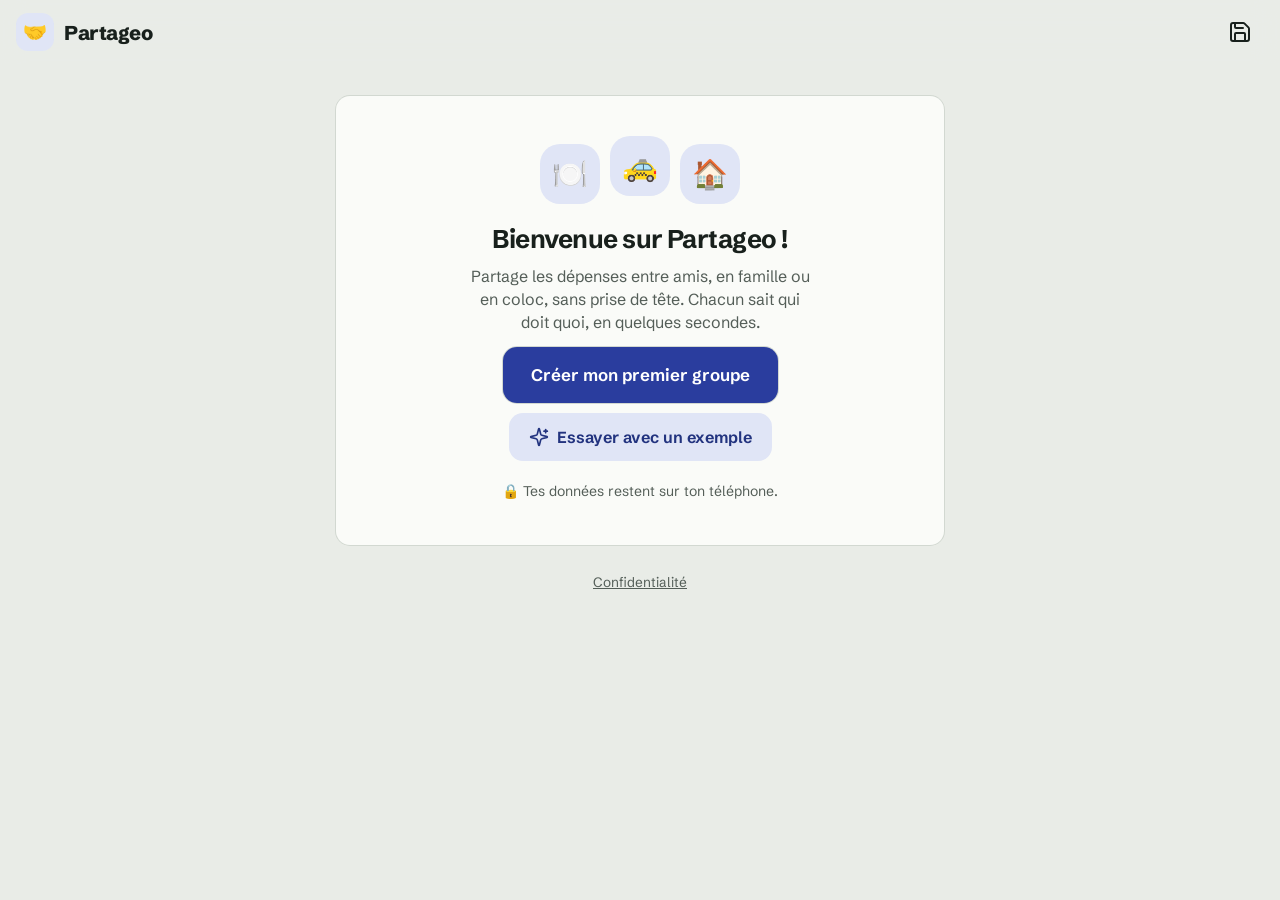
<file: index.html>
<!doctype html>
<html lang="fr">
<head>
  <meta charset="utf-8">
  <meta name="viewport" content="width=device-width, initial-scale=1, viewport-fit=cover">
  <title>Partageo</title>
  <meta name="description" content="Partage les dépenses entre amis, en famille ou en coloc. Simple, rapide, hors ligne.">
  <meta name="color-scheme" content="light dark">
  <meta name="theme-color" content="#E9ECE7" media="(prefers-color-scheme: light)">
  <meta name="theme-color" content="#121614" media="(prefers-color-scheme: dark)">
  <link rel="icon" href="icons/icon.svg" type="image/svg+xml">
  <link rel="icon" href="icons/icon-192.png" type="image/png" sizes="192x192">
  <!-- iPhone : icône et affichage plein écran une fois installée -->
  <link rel="apple-touch-icon" href="icons/apple-touch-icon.png">
  <meta name="apple-mobile-web-app-capable" content="yes">
  <meta name="apple-mobile-web-app-title" content="Partageo">
  <meta name="apple-mobile-web-app-status-bar-style" content="default">
  <!-- Le manifeste (installation) est ajouté par js/pwa.js, seulement en http(s) -->
  <link rel="preload" href="fonts/schibsted-grotesk.woff" as="font" type="font/woff" crossorigin>
  <link rel="stylesheet" href="style.css">
</head>
<body>
  <!-- L'écran courant est dessiné ici par app.js -->
  <div id="app"></div>

  <!-- Fenêtre modale unique (formulaires) -->
  <dialog id="dialog" class="sheet"></dialog>

  <!-- Messages temporaires (lus par les lecteurs d'écran) -->
  <div id="toast" class="toast" role="status" aria-live="polite"></div>

  <noscript><p style="padding:24px">Partageo a besoin de JavaScript pour fonctionner.</p></noscript>

  <!-- Ordre important : chaque fichier utilise ceux chargés avant lui -->
  <script src="js/core.js"></script>
  <script src="js/money.js"></script>
  <script src="js/store.js"></script>
  <script src="js/split.js"></script>
  <script src="js/settle.js"></script>
  <script src="js/share.js"></script>
  <script src="js/parser.js"></script>
  <script src="js/qr.js"></script>
  <script src="js/link.js"></script>
  <script src="js/icons.js"></script>
  <script src="js/ui.js"></script>
  <script src="js/expense-form.js"></script>
  <script src="js/backup.js"></script>
  <script src="js/demo.js"></script>
  <script src="js/group-share.js"></script>
  <script src="js/pwa.js"></script>
  <script src="js/app.js"></script>
</body>
</html>
</file>
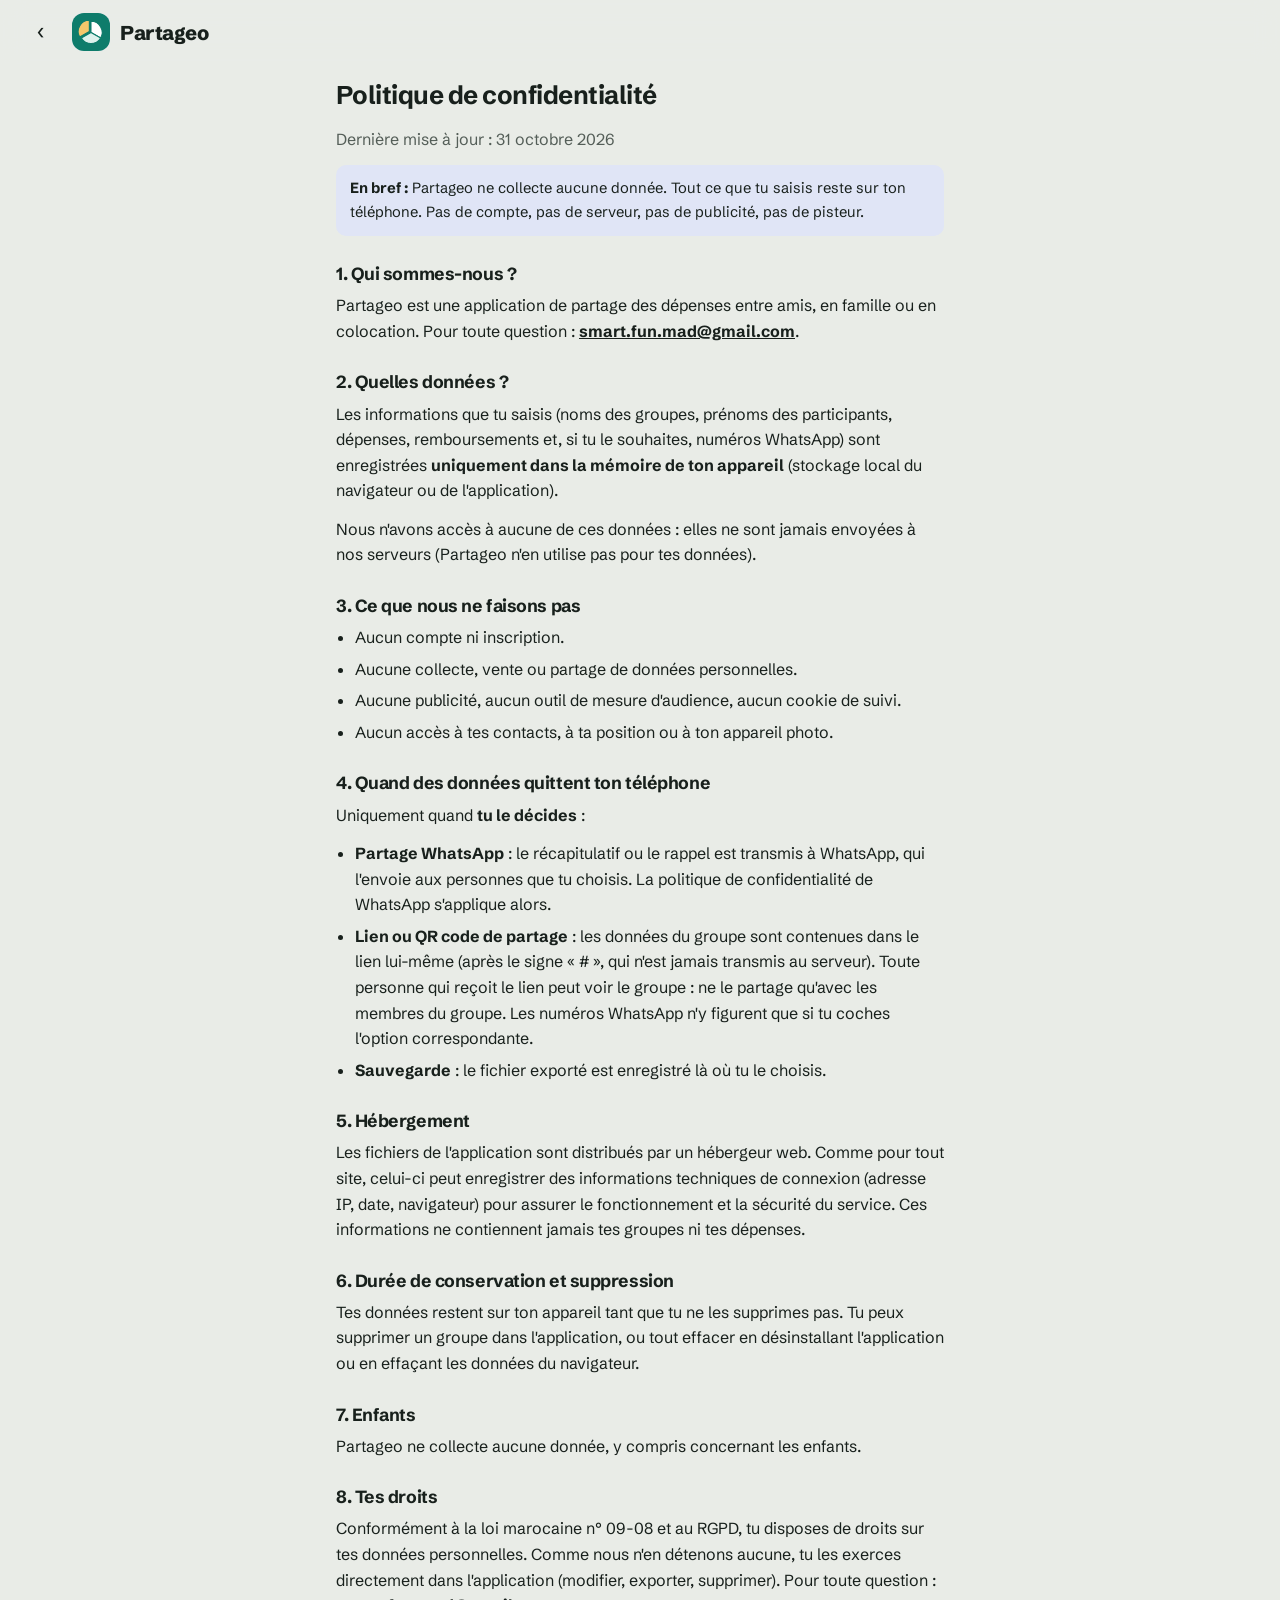
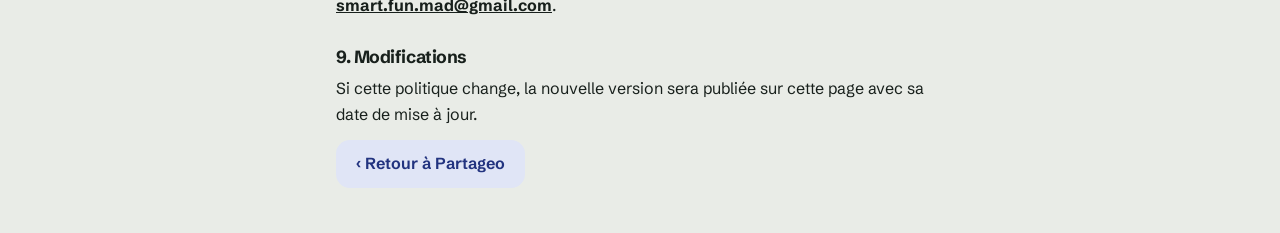
<file: confidentialite.html>
<!doctype html>
<html lang="fr">
<head>
  <meta charset="utf-8">
  <meta name="viewport" content="width=device-width, initial-scale=1, viewport-fit=cover">
  <title>Confidentialité · Partageo</title>
  <meta name="description" content="Politique de confidentialité de Partageo : vos données restent sur votre téléphone.">
  <meta name="color-scheme" content="light dark">
  <link rel="icon" href="icons/icon.svg" type="image/svg+xml">
  <link rel="stylesheet" href="style.css">
</head>
<body>
  <!-- Page exigée par Google Play et l’App Store. Mettre à jour la date à chaque modification. -->
  <header class="topbar">
    <a class="icon-btn" href="./" aria-label="Retour à Partageo">‹</a>
    <span class="brand"><img class="brand-logo" src="icons/icon.svg" alt="" width="38" height="38">Partageo</span>
  </header>

  <main class="page legal" id="main">
    <h1 class="page-title">Politique de confidentialité</h1>
    <p class="muted">Dernière mise à jour : 31 octobre 2026</p>

    <section class="note-box">
      <p><strong>En bref :</strong> Partageo ne collecte aucune donnée. Tout ce que tu saisis reste
      sur ton téléphone. Pas de compte, pas de serveur, pas de publicité, pas de pisteur.</p>
    </section>

    <h2>1. Qui sommes-nous ?</h2>
    <p>Partageo est une application de partage des dépenses entre amis, en famille ou en colocation.
    Pour toute question : <a href="mailto:smart.fun.mad@gmail.com"><strong>smart.fun.mad@gmail.com</strong></a>.</p>

    <h2>2. Quelles données ?</h2>
    <p>Les informations que tu saisis (noms des groupes, prénoms des participants, dépenses,
    remboursements et, si tu le souhaites, numéros WhatsApp) sont enregistrées
    <strong>uniquement dans la mémoire de ton appareil</strong> (stockage local du navigateur ou de l'application).</p>
    <p>Nous n'avons accès à aucune de ces données : elles ne sont jamais envoyées à nos serveurs
    (Partageo n'en utilise pas pour tes données).</p>

    <h2>3. Ce que nous ne faisons pas</h2>
    <ul>
      <li>Aucun compte ni inscription.</li>
      <li>Aucune collecte, vente ou partage de données personnelles.</li>
      <li>Aucune publicité, aucun outil de mesure d'audience, aucun cookie de suivi.</li>
      <li>Aucun accès à tes contacts, à ta position ou à ton appareil photo.</li>
    </ul>

    <h2>4. Quand des données quittent ton téléphone</h2>
    <p>Uniquement quand <strong>tu le décides</strong> :</p>
    <ul>
      <li><strong>Partage WhatsApp</strong> : le récapitulatif ou le rappel est transmis à WhatsApp,
      qui l'envoie aux personnes que tu choisis. La politique de confidentialité de WhatsApp s'applique alors.</li>
      <li><strong>Lien ou QR code de partage</strong> : les données du groupe sont contenues dans le lien
      lui-même (après le signe « # », qui n'est jamais transmis au serveur). Toute personne qui reçoit
      le lien peut voir le groupe : ne le partage qu'avec les membres du groupe. Les numéros WhatsApp
      n'y figurent que si tu coches l'option correspondante.</li>
      <li><strong>Sauvegarde</strong> : le fichier exporté est enregistré là où tu le choisis.</li>
    </ul>

    <h2>5. Hébergement</h2>
    <p>Les fichiers de l'application sont distribués par un hébergeur web. Comme pour tout site,
    celui-ci peut enregistrer des informations techniques de connexion (adresse IP, date, navigateur)
    pour assurer le fonctionnement et la sécurité du service. Ces informations ne contiennent jamais
    tes groupes ni tes dépenses.</p>

    <h2>6. Durée de conservation et suppression</h2>
    <p>Tes données restent sur ton appareil tant que tu ne les supprimes pas. Tu peux supprimer un groupe
    dans l'application, ou tout effacer en désinstallant l'application ou en effaçant les données du navigateur.</p>

    <h2>7. Enfants</h2>
    <p>Partageo ne collecte aucune donnée, y compris concernant les enfants.</p>

    <h2>8. Tes droits</h2>
    <p>Conformément à la loi marocaine n° 09-08 et au RGPD, tu disposes de droits sur tes données
    personnelles. Comme nous n'en détenons aucune, tu les exerces directement dans l'application
    (modifier, exporter, supprimer). Pour toute question : <a href="mailto:smart.fun.mad@gmail.com"><strong>smart.fun.mad@gmail.com</strong></a>.</p>

    <h2>9. Modifications</h2>
    <p>Si cette politique change, la nouvelle version sera publiée sur cette page avec sa date de mise à jour.</p>

    <p><a class="btn btn-soft" href="./">‹ Retour à Partageo</a></p>
  </main>
</body>
</html>
</file>
<file: style.css>
/* =====================================================================
   style.css — Apparence de Partageo
   ---------------------------------------------------------------------
   Toutes les couleurs sont des « variables » (--bg, --text…) définies une
   fois ici. Le mode sombre se contente de les redéfinir : rien d'autre à
   changer dans le reste du fichier.
   ===================================================================== */

/* ------------------------------ Thème clair ------------------------------ */
:root {
  /* Carnet de comptes : papier gris-vert, encre bleue, rouge/vert réservés à « qui doit quoi » */
  --bg: #E9ECE7;
  --surface: #FAFBF8;
  --surface-2: #EEF1EC;
  --text: #18201C;
  --muted: #545E58;          /* contraste ≥ 4,5:1 sur --bg et --surface */
  --border: #D2D8D1;

  --accent: #2A3D9E;         /* encre bleue (texte blanc : 8:1) */
  --accent-text: #FFFFFF;
  --accent-soft: #E0E5F6;
  --accent-soft-text: #22337F;

  --pos: #1B6B44;  --pos-soft: #DCEFE3;   /* on lui doit */
  --neg: #AD3A1A;  --neg-soft: #F7E3DA;   /* il doit */
  --danger: #B42318;
  --wa: #157A45; --wa-text: #FFFFFF; --wa-soft: #DFF2E6; --wa-soft-text: #0F5E34;

  --focus: #2A3D9E;
  --shadow: 0 0 0 1px var(--border);
  --shadow-lg: 0 12px 40px rgba(16, 24, 20, .22);

  --radius: 14px;
  --radius-sm: 10px;
  --tap: 48px;
  --ease: cubic-bezier(.2, .8, .2, 1);
  --font: "Schibsted Grotesk", system-ui, -apple-system, "Segoe UI", Roboto, Arial, sans-serif;

  color-scheme: light;
}

/* ------------------------------ Thème sombre ------------------------------ */
@media (prefers-color-scheme: dark) {
  :root {
    --bg: #121614;
    --surface: #1A1F1C;
    --surface-2: #232925;
    --text: #E9EDEA;
    --muted: #A2ABA6;
    --border: #2E3631;

    --accent: #A9B8F5;
    --accent-text: #111A40;
    --accent-soft: #232C52;
    --accent-soft-text: #C5D0FA;

    --pos: #6CCB96;  --pos-soft: #18352A;
    --neg: #F09272;  --neg-soft: #3E241B;
    --danger: #FF8A80;
    --wa: #25D366; --wa-text: #062814; --wa-soft: #173A27; --wa-soft-text: #7EE2A8;

    --focus: #A9B8F5;
    --shadow: 0 0 0 1px var(--border);
    --shadow-lg: 0 12px 40px rgba(0, 0, 0, .5);

    color-scheme: dark;
  }
}

/* ------------------------------ Police ------------------------------ */
@font-face {
  font-family: "Schibsted Grotesk";
  src: url("fonts/schibsted-grotesk.woff") format("woff");
  font-weight: 400 900;
  font-display: swap;
}

/* ------------------------------ Base ------------------------------ */
*, *::before, *::after { box-sizing: border-box; }

html { -webkit-text-size-adjust: 100%; }

body {
  margin: 0;
  min-height: 100dvh;
  background: var(--bg);
  color: var(--text);
  font-family: var(--font);
  font-size: 16px;            /* 16 px minimum : évite le zoom auto sur iPhone */
  line-height: 1.45;
  -webkit-tap-highlight-color: transparent;
}

h1, h2, h3 { line-height: 1.2; margin: 0 0 .4em; }
p { margin: 0 0 .8em; }
a { color: inherit; }
button, input, select, textarea { font: inherit; color: inherit; }
ul[role="list"] { list-style: none; margin: 0; padding: 0; }

/* Focus clavier bien visible (mais pas au clic de souris) */
:focus-visible {
  outline: 3px solid var(--focus);
  outline-offset: 2px;
  border-radius: 8px;
}

.sr-only {
  position: absolute; width: 1px; height: 1px; overflow: hidden;
  clip: rect(0 0 0 0); white-space: nowrap;
}
.muted { color: var(--muted); }
.small { font-size: .875rem; }
.truncate { overflow: hidden; text-overflow: ellipsis; white-space: nowrap; min-width: 0; }

/* ------------------------------ Mise en page ------------------------------ */
.topbar {
  position: sticky; top: 0; z-index: 10;
  display: flex; align-items: center; gap: 8px;
  min-height: 60px;
  padding: 8px 16px;
  padding-top: max(8px, env(safe-area-inset-top));
  background: color-mix(in srgb, var(--bg) 88%, transparent);
  backdrop-filter: blur(12px);
  -webkit-backdrop-filter: blur(12px);
}
.brand { display: flex; align-items: center; gap: 10px; font-weight: 800; font-size: 1.25rem; letter-spacing: -.01em; }
.brand-logo {
  display: grid; place-items: center;
  width: 38px; height: 38px; border-radius: 12px;
  background: var(--accent-soft); font-size: 1.2rem;
}

.topbar-group { border-bottom: 3px solid color-mix(in srgb, var(--g) 55%, transparent); }
.topbar-title {
  flex: 1; min-width: 0;
  display: flex; align-items: center; gap: 10px;
  margin: 0; font-size: 1.15rem;
}
.topbar-emoji {
  flex: none; display: grid; place-items: center;
  width: 36px; height: 36px; border-radius: 12px;
  background: color-mix(in srgb, var(--g) 22%, transparent);
}

.page {
  max-width: 640px;
  margin: 0 auto;
  padding: 8px 16px 32px;
}
.page.with-tabbar { padding-bottom: calc(120px + env(safe-area-inset-bottom)); }
.page-title { font-size: 1.6rem; margin: 8px 0 16px; letter-spacing: -.02em; }

/* ------------------------------ Boutons ------------------------------ */
.btn {
  display: inline-flex; align-items: center; justify-content: center; gap: 8px;
  min-height: var(--tap);
  padding: 0 20px;
  border: 0; border-radius: 14px;
  font-weight: 650;
  text-decoration: none;
  cursor: pointer;
  transition: transform .12s var(--ease), background-color .2s, box-shadow .2s;
}
.btn:active { transform: scale(.97); }
.btn-primary { background: var(--accent); color: var(--accent-text); box-shadow: var(--shadow); }
.btn-soft { background: var(--accent-soft); color: var(--accent-soft-text); }
.btn-danger-ghost { background: transparent; color: var(--danger); }
.btn-danger-ghost:hover { background: var(--neg-soft); }
.btn-block { width: 100%; }
.btn-grow { flex: 1; }
.btn-lg { min-height: 56px; padding: 0 28px; font-size: 1.05rem; }

.icon-btn {
  flex: none;
  display: inline-grid; place-items: center;
  width: var(--tap); height: var(--tap);
  border: 0; border-radius: 14px;
  background: transparent;
  font-size: 1.5rem; line-height: 1;
  text-decoration: none;
  cursor: pointer;
  transition: background-color .15s;
}
.icon-btn:hover { background: var(--surface-2); }
.icon-btn-sm { width: 40px; height: 40px; font-size: 1rem; color: var(--muted); }

/* ------------------------------ Cartes de groupe ------------------------------ */
.group-list[role="list"] { display: grid; gap: 12px; margin-bottom: 16px; }

.group-card {
  display: flex; align-items: center; gap: 14px;
  padding: 14px 16px;
  min-height: 76px;
  background: var(--surface);
  border-radius: var(--radius);
  box-shadow: var(--shadow);
  text-decoration: none;
  border-left: 5px solid var(--g);
  transition: transform .15s var(--ease), box-shadow .2s;
  animation: rise .3s var(--ease) backwards;
}
.group-card:hover { transform: translateY(-2px); }
.group-card:active { transform: scale(.98); }
.group-emoji {
  flex: none; display: grid; place-items: center;
  width: 48px; height: 48px; border-radius: 14px;
  font-size: 1.6rem;
  background: color-mix(in srgb, var(--g) 20%, transparent);
}
.group-info { flex: 1; min-width: 0; display: grid; gap: 2px; }
.group-name { font-weight: 700; font-size: 1.05rem; overflow: hidden; text-overflow: ellipsis; white-space: nowrap; }
.group-meta { color: var(--muted); font-size: .9rem; }
.chev { color: var(--muted); font-size: 1.6rem; }

/* ------------------------------ Participants ------------------------------ */
.members-strip {
  display: flex; gap: 8px;
  overflow-x: auto; scrollbar-width: none;
  padding: 4px 0 4px;
  margin: 0 -16px 12px; padding-left: 16px; padding-right: 16px;
}
.members-strip::-webkit-scrollbar { display: none; }
.chip {
  flex: none; display: inline-flex; align-items: center; gap: 6px;
  min-height: 34px; padding: 0 12px;
  background: var(--surface); border: 1px solid var(--border);
  border-radius: 999px; font-size: .9rem; font-weight: 600;
}
.chip-me { border-color: var(--accent); }
.chip-tag { font-size: .75rem; color: var(--accent-soft-text); background: var(--accent-soft); padding: 1px 6px; border-radius: 999px; }
.chip-badge { font-size: .75rem; color: var(--muted); }

/* ------------------------------ États vides ------------------------------ */
.empty {
  text-align: center;
  padding: 40px 20px;
  margin-top: 8px;
  background: var(--surface);
  border-radius: var(--radius);
  animation: rise .35s var(--ease) backwards;
}
.empty p { color: var(--muted); max-width: 34ch; margin-left: auto; margin-right: auto; }
.empty-icon { font-size: 2.6rem; margin-bottom: 8px; }
.empty-hero { padding: 48px 24px 32px; margin-top: 24px; box-shadow: var(--shadow); }
.empty-hero h1 { font-size: 1.6rem; letter-spacing: -.02em; }
.empty-hero .btn { margin: 12px 0 20px; }
.empty-illus { display: flex; justify-content: center; gap: 10px; margin-bottom: 20px; }
.empty-illus span {
  display: grid; place-items: center;
  width: 60px; height: 60px; border-radius: 20px;
  font-size: 1.8rem; background: var(--accent-soft);
  animation: float 3s ease-in-out infinite;
}
.empty-illus span:nth-child(2) { animation-delay: .4s; transform: translateY(-8px); }
.empty-illus span:nth-child(3) { animation-delay: .8s; }

/* ------------------------------ Barre d'onglets ------------------------------ */
.tabbar {
  position: fixed; left: 0; right: 0; bottom: 0; z-index: 20;
  display: flex; justify-content: center;
  padding: 6px 8px;
  padding-bottom: max(6px, env(safe-area-inset-bottom));
  background: var(--surface);
  border-top: 1px solid var(--border);
}
.tab {
  flex: 1; max-width: 200px;
  display: flex; flex-direction: column; align-items: center; justify-content: center; gap: 2px;
  min-height: 56px;
  border-radius: 14px;
  color: var(--muted);
  text-decoration: none;
  font-size: .8rem; font-weight: 600;
  transition: background-color .2s, color .2s;
}
.tab-icon { font-size: 1.3rem; transition: transform .2s var(--ease); }
.tab.active { color: var(--accent-soft-text); background: var(--accent-soft); }
.tab.active .tab-icon { transform: translateY(-1px) scale(1.08); }

/* ------------------------------ Formulaires ------------------------------ */
.form { display: grid; gap: 20px; }
.field { display: grid; gap: 8px; margin: 0; padding: 0; border: 0; min-width: 0; }
.field > label, .field > legend { font-weight: 700; font-size: .95rem; padding: 0; margin-bottom: 8px; }
.hint { color: var(--muted); font-size: .875rem; margin: -4px 0 4px; }

.input {
  width: 100%;
  min-height: var(--tap);
  padding: 10px 14px;
  background: var(--surface-2);
  border: 2px solid transparent;
  border-radius: var(--radius-sm);
  transition: border-color .15s, background-color .15s;
}
.input::placeholder { color: var(--muted); opacity: .85; }
.input:focus { outline: none; border-color: var(--accent); background: var(--surface); }
.input-sm { min-height: 40px; padding: 6px 12px; font-size: .95rem; }

.form-error { color: var(--danger); font-weight: 600; margin: 0; min-height: 0; }
.form-error:empty { display: none; }

/* Choix d'emoji et de couleur : de vrais boutons radio, cachés visuellement */
.choice { position: relative; cursor: pointer; }
.choice input { position: absolute; opacity: 0; width: 1px; height: 1px; }
.choice-grid { display: grid; grid-template-columns: repeat(auto-fill, minmax(48px, 1fr)); gap: 8px; }
.choice-emoji span {
  display: grid; place-items: center;
  height: var(--tap); border-radius: 14px;
  font-size: 1.5rem;
  background: var(--surface-2);
  border: 2px solid transparent;
  transition: transform .12s var(--ease), border-color .15s;
}
.choice-emoji input:checked + span { border-color: var(--accent); background: var(--accent-soft); transform: scale(1.06); }
.choice-row { display: flex; flex-wrap: wrap; gap: 10px; }
.choice-color > span {
  display: block; width: 40px; height: 40px; border-radius: 50%;
  background: var(--c);
  box-shadow: 0 0 0 3px var(--surface), 0 0 0 3px transparent;
  transition: box-shadow .15s, transform .12s var(--ease);
}
.choice-color input:checked + span { box-shadow: 0 0 0 3px var(--surface), 0 0 0 6px var(--text); transform: scale(1.05); }
.choice input:focus-visible + span { outline: 3px solid var(--focus); outline-offset: 3px; }

/* Lignes de participants */
.member-list { display: grid; gap: 10px; }
.member-row {
  display: grid; gap: 8px;
  padding: 10px;
  background: var(--bg);
  border-radius: var(--radius-sm);
  animation: rise .2s var(--ease) backwards;
}
.member-main { display: flex; align-items: center; gap: 8px; }
.member-main .member-name { flex: 1; min-width: 0; }
.member-extra { display: flex; align-items: center; gap: 10px; }
.member-extra .member-phone { flex: 1; min-width: 0; }
.me-toggle {
  flex: none; display: inline-flex; align-items: center; gap: 6px;
  min-height: 40px; padding: 0 4px;
  font-size: .9rem; color: var(--muted); cursor: pointer;
}
.me-toggle input { width: 18px; height: 18px; accent-color: var(--accent); }

.stepper {
  flex: none; display: flex; align-items: center;
  background: var(--surface-2); border-radius: var(--radius-sm);
}
.step {
  width: 40px; height: var(--tap);
  border: 0; background: transparent;
  font-size: 1.3rem; font-weight: 700; color: var(--accent-soft-text);
  cursor: pointer; border-radius: var(--radius-sm);
}
.step:active { background: var(--accent-soft); }
.step-val { min-width: 30px; text-align: center; font-weight: 700; font-variant-numeric: tabular-nums; }

/* ------------------------------ Liste des dépenses ------------------------------ */
.summary-card {
  display: flex; align-items: center; justify-content: space-between; gap: 12px;
  padding: 16px 18px;
  margin-bottom: 8px;
  background: var(--surface);
  border-radius: var(--radius);
  box-shadow: var(--shadow);
  background-image: linear-gradient(135deg, color-mix(in srgb, var(--g) 16%, transparent), transparent 70%);
}
.summary-label { display: block; color: var(--muted); font-size: .85rem; font-weight: 600; }
.summary-value { display: block; font-size: 1.6rem; letter-spacing: -.02em; font-variant-numeric: tabular-nums; }
.summary-side { color: var(--muted); font-size: .9rem; }

.day-title {
  margin: 20px 4px 8px;
  font-size: .85rem; font-weight: 700;
  color: var(--muted);
  text-transform: none;
}
.expense-list { display: grid; gap: 8px; }

.expense-item, .example-card {
  width: 100%;
  display: flex; align-items: center; gap: 12px;
  min-height: 64px;
  padding: 10px 14px;
  background: var(--surface);
  border: 0; border-radius: var(--radius);
  box-shadow: var(--shadow);
  text-align: left;
  cursor: pointer;
  transition: transform .12s var(--ease);
  animation: rise .25s var(--ease) backwards;
}
.expense-item:active, .example-card:active { transform: scale(.98); }
.expense-icon {
  flex: none; display: grid; place-items: center;
  width: 42px; height: 42px; border-radius: 12px;
  background: var(--surface-2); font-size: 1.3rem;
}
.expense-info { flex: 1; min-width: 0; display: grid; gap: 1px; }
.expense-title { font-weight: 650; overflow: hidden; text-overflow: ellipsis; white-space: nowrap; }
.expense-meta { color: var(--muted); font-size: .85rem; overflow: hidden; text-overflow: ellipsis; white-space: nowrap; }
.expense-amounts { flex: none; display: grid; justify-items: end; gap: 1px; }
.expense-amount { font-weight: 700; font-variant-numeric: tabular-nums; white-space: nowrap; }
.expense-part { color: var(--muted); font-size: .78rem; white-space: nowrap; }

.example-card {
  max-width: 360px; margin: 4px auto 12px;
  border: 2px dashed var(--border); box-shadow: none;
  background: var(--bg);
}
.example-card:hover { border-color: var(--accent); }

/* Bouton flottant « + » */
.fab {
  position: fixed; z-index: 25;
  right: max(16px, calc(50% - 320px + 16px));
  bottom: calc(84px + env(safe-area-inset-bottom));
  display: grid; place-items: center;
  width: 62px; height: 62px;
  border: 0; border-radius: 20px;
  background: var(--accent); color: var(--accent-text);
  font-size: 2.1rem; font-weight: 400; line-height: 1;
  box-shadow: 0 8px 24px color-mix(in srgb, var(--accent) 45%, transparent);
  cursor: pointer;
  transition: transform .15s var(--ease);
  animation: pop .35s var(--ease) backwards;
}
.fab:hover { transform: translateY(-2px); }
.fab:active { transform: scale(.92); }

/* ------------------------------ Soldes ------------------------------ */
.group-status { font-size: .85rem; font-weight: 700; color: var(--muted); }
.group-status.pos { color: var(--pos); }
.group-status.neg { color: var(--neg); }

.my-status {
  padding: 16px 18px; margin-bottom: 12px;
  border-radius: var(--radius);
  font-size: 1.1rem; text-align: center;
  background: var(--surface-2);
  animation: rise .25s var(--ease) backwards;
}
.my-status strong { font-size: 1.3rem; font-variant-numeric: tabular-nums; }
.my-status.pos { background: var(--pos-soft); color: var(--pos); }
.my-status.neg { background: var(--neg-soft); color: var(--neg); }

.bal-list { display: grid; gap: 8px; }
.bal-row {
  display: grid; gap: 8px;
  padding: 14px 16px;
  background: var(--surface);
  border-radius: var(--radius);
  box-shadow: var(--shadow);
  animation: rise .3s var(--ease) backwards;
}
.bal-head { display: flex; justify-content: space-between; align-items: baseline; gap: 12px; }
.bal-name { font-weight: 700; min-width: 0; overflow: hidden; text-overflow: ellipsis; white-space: nowrap; }
.bal-amount { font-weight: 800; font-variant-numeric: tabular-nums; white-space: nowrap; }
.bal-row.pos .bal-amount, .bal-row.pos .bal-detail strong { color: var(--pos); }
.bal-row.neg .bal-amount, .bal-row.neg .bal-detail strong { color: var(--neg); }
.bal-row.zero .bal-amount { color: var(--muted); }
.bal-detail { color: var(--muted); font-size: .85rem; }

/* Piste à double sens : à gauche du centre = doit, à droite = on lui doit */
.bal-track {
  position: relative; height: 10px;
  background: var(--surface-2); border-radius: 999px;
  overflow: hidden;
}
.bal-track::after {
  content: ""; position: absolute; left: 50%; top: 0; bottom: 0; width: 2px;
  margin-left: -1px; background: var(--border);
}
.bal-bar { position: absolute; top: 0; bottom: 0; border-radius: 999px; animation: grow .6s var(--ease) backwards; }
.pos .bal-bar { left: 50%; background: var(--pos); transform-origin: left; }
.neg .bal-bar { right: 50%; background: var(--neg); transform-origin: right; }
.bal-legend { display: flex; align-items: center; justify-content: center; gap: 6px; margin-top: 14px; }
.dot { display: inline-block; width: 10px; height: 10px; border-radius: 50%; margin-left: 8px; }
.dot.pos { background: var(--pos); }
.dot.neg { background: var(--neg); }

/* ------------------------------ Rembourser ------------------------------ */
.transfer-list { display: grid; gap: 10px; }
.transfer-card {
  display: grid; gap: 12px;
  padding: 16px;
  background: var(--surface);
  border-radius: var(--radius);
  box-shadow: var(--shadow);
  animation: rise .3s var(--ease) backwards;
}
.transfer-line { display: flex; align-items: center; justify-content: space-between; gap: 12px; }
.transfer-who { display: block; min-width: 0; font-size: 1.05rem; line-height: 1.35; }
.transfer-arrow { margin: 0 6px; }
.transfer-arrow { color: var(--muted); font-weight: 700; }
.transfer-amount { font-weight: 800; font-size: 1.15rem; font-variant-numeric: tabular-nums; white-space: nowrap; }

.empty-success { background: var(--pos-soft); }
.empty-success h2 { color: var(--pos); }

.history-list { display: grid; gap: 6px; }
.history-item {
  display: flex; align-items: center; gap: 12px;
  padding: 6px 4px 6px 14px;
  background: var(--surface);
  border-radius: var(--radius-sm);
}
.history-icon {
  flex: none; display: grid; place-items: center;
  width: 32px; height: 32px; border-radius: 50%;
  background: var(--pos-soft); color: var(--pos); font-weight: 800;
}
.history-item .expense-amount { color: var(--muted); }

/* ------------------------------ Formulaire de dépense ------------------------------ */
.amount-wrap { position: relative; }
.input-amount {
  min-height: 64px;
  padding-right: 56px;
  font-size: 2rem; font-weight: 700;
  font-variant-numeric: tabular-nums;
  letter-spacing: -.02em;
}
.amount-unit {
  position: absolute; right: 18px; top: 50%; transform: translateY(-50%);
  color: var(--muted); font-weight: 700; font-size: 1.1rem;
  pointer-events: none;
}

/* Puces à choisir (payeur, bénéficiaires, catégorie) : vrais radios / cases à cocher cachés */
.picks { display: flex; flex-wrap: wrap; gap: 8px; }
.pick { position: relative; cursor: pointer; }
.pick input { position: absolute; opacity: 0; width: 1px; height: 1px; }
.pick > span, .pick-all {
  display: inline-flex; align-items: center; gap: 4px;
  min-height: 44px; padding: 0 16px;
  border-radius: 999px;
  background: var(--surface-2);
  border: 2px solid transparent;
  font-weight: 600; font-size: .95rem;
  transition: background-color .15s, border-color .15s, transform .12s var(--ease);
  user-select: none;
}
.pick input:checked + span {
  background: var(--accent-soft); color: var(--accent-soft-text);
  border-color: var(--accent);
}
.pick input[type="checkbox"]:checked + span::before { content: "✓"; font-weight: 800; }
.pick input:focus-visible + span { outline: 3px solid var(--focus); outline-offset: 2px; }
.pick:active > span { transform: scale(.95); }
.pick-all { cursor: pointer; border-style: dashed; border-color: var(--border); background: transparent; color: var(--muted); }
.pick-all[aria-pressed="true"] { color: var(--accent-soft-text); border-color: var(--accent); }

/* Choix du mode : contrôle segmenté */
.segmented {
  display: grid; grid-template-columns: repeat(4, 1fr);
  padding: 4px; gap: 4px;
  background: var(--surface-2);
  border-radius: 14px;
}
.seg { position: relative; cursor: pointer; }
.seg input { position: absolute; opacity: 0; width: 1px; height: 1px; }
.seg span {
  display: grid; place-items: center;
  min-height: 42px; border-radius: 10px;
  font-weight: 650; font-size: .92rem; color: var(--muted);
  transition: background-color .2s, color .2s, box-shadow .2s;
}
.seg input:checked + span { background: var(--surface); color: var(--text); box-shadow: var(--shadow); }
.seg input:focus-visible + span { outline: 3px solid var(--focus); outline-offset: 1px; }

/* Aperçu « qui paie combien » */
.share-list { display: grid; gap: 6px; }
.share-row {
  display: flex; align-items: center; gap: 10px;
  min-height: 52px; padding: 4px 4px 4px 14px;
  background: var(--bg); border-radius: var(--radius-sm);
}
.share-name { flex: 1; min-width: 0; font-weight: 600; overflow: hidden; text-overflow: ellipsis; white-space: nowrap; }
.share-amount { min-width: 92px; text-align: right; padding-right: 10px; font-variant-numeric: tabular-nums; color: var(--muted); font-weight: 600; }
.stepper-sm .step { height: 40px; width: 36px; }
.num-wrap { position: relative; flex: none; }
.input-num { width: 120px; padding-right: 36px; text-align: right; font-variant-numeric: tabular-nums; }
.num-unit { position: absolute; right: 12px; top: 50%; transform: translateY(-50%); color: var(--muted); font-size: .85rem; font-weight: 700; pointer-events: none; }
.share-remaining { margin: 8px 4px 0; font-weight: 650; font-size: .92rem; }
.share-remaining:empty { display: none; }
.share-remaining.ok { color: var(--pos); }
.share-remaining.warn { color: var(--neg); }

input[type="date"].input { min-width: 0; }

/* ------------------------------ Feuille modale ------------------------------ */
dialog.sheet {
  width: 100%;
  max-width: 560px;
  max-height: 92dvh;
  margin: auto auto 0;          /* collée en bas sur téléphone */
  padding: 0;
  border: 0;
  border-radius: 24px 24px 0 0;
  background: var(--surface);
  color: var(--text);
  box-shadow: var(--shadow-lg);
  overflow: hidden;
}
dialog.sheet[open] { display: flex; animation: sheet-in .28s var(--ease); }
dialog.sheet::backdrop { background: rgba(10, 12, 14, .45); animation: fade .2s ease; }

.sheet-inner { display: flex; flex-direction: column; width: 100%; max-height: 92dvh; }
.sheet-handle { width: 40px; height: 5px; border-radius: 3px; background: var(--border); margin: 8px auto 0; flex: none; }
.sheet-head { display: flex; align-items: center; justify-content: space-between; padding: 4px 8px 4px 20px; flex: none; }
.sheet-head h2 { margin: 0; font-size: 1.2rem; }
.sheet-body { overflow-y: auto; padding: 4px 20px 0; overscroll-behavior: contain; }
.sheet-actions {
  position: sticky; bottom: 0;
  display: flex; gap: 8px;
  padding: 12px 0;
  padding-bottom: max(16px, env(safe-area-inset-bottom));
  background: var(--surface);
}

@media (min-width: 640px) {
  dialog.sheet { margin: auto; border-radius: 24px; }
  .sheet-handle { display: none; }
  .sheet-head { padding-top: 12px; }
}

/* ------------------------------ Toast ------------------------------ */
.toast {
  position: fixed; z-index: 100;
  left: 50%; bottom: calc(88px + env(safe-area-inset-bottom));
  display: flex; align-items: center; gap: 12px;
  width: max-content; max-width: calc(100% - 32px);
  padding: 12px 12px 12px 18px;
  overflow: hidden;
  background: var(--text); color: var(--bg);
  border-radius: 14px;
  box-shadow: var(--shadow-lg);
  font-weight: 600;
  opacity: 0; pointer-events: none;
  transform: translate(-50%, 16px);
  transition: opacity .2s, transform .25s var(--ease);
}
.toast:empty { display: none; }
.toast.show { opacity: 1; pointer-events: auto; transform: translate(-50%, 0); }
.toast-msg { padding: 4px 0; }
.toast-action {
  flex: none; min-height: 40px; padding: 0 14px;
  border: 0; border-radius: 10px;
  background: color-mix(in srgb, var(--bg) 18%, transparent);
  color: var(--bg); font-weight: 800; cursor: pointer;
}
.toast-progress {
  position: absolute; left: 0; bottom: 0; height: 3px; width: 100%;
  background: var(--accent);
  transform-origin: left;
  animation: shrink var(--d, 3500ms) linear forwards;
}
.toast.paused .toast-progress { animation-play-state: paused; }

/* ------------------------------ Animations ------------------------------ */
@keyframes rise { from { opacity: 0; transform: translateY(8px); } to { opacity: 1; transform: none; } }
@keyframes fade { from { opacity: 0; } }
@keyframes sheet-in { from { transform: translateY(40px); opacity: 0; } to { transform: none; opacity: 1; } }
@keyframes shrink { to { transform: scaleX(0); } }
@keyframes float { 50% { transform: translateY(-6px); } }
@keyframes grow { from { transform: scaleX(0); } }
@keyframes pop { from { opacity: 0; transform: scale(.6); } to { opacity: 1; transform: none; } }

/* Respect du réglage « réduire les animations » du système */
@media (prefers-reduced-motion: reduce) {
  *, *::before, *::after {
    animation-duration: .01ms !important;
    animation-iteration-count: 1 !important;
    transition-duration: .01ms !important;
  }
}

/* Texte d'introduction au-dessus d'une liste */
.hint.intro { margin: 4px 4px 12px; }

/* ------------------------------ WhatsApp ------------------------------ */
.btn-wa { background: var(--wa); color: var(--wa-text); box-shadow: var(--shadow); }
.btn-wa-soft { background: var(--wa-soft); color: var(--wa-soft-text); }
.recap-btn { margin: 4px 0 14px; }
.transfer-actions { display: flex; gap: 8px; }
.transfer-actions .btn { flex: 1 1 auto; }
.transfer-actions .btn-wa-soft { flex: 0 1 auto; }

/* ------------------------------ Sauvegarde ------------------------------ */
.topbar-end { margin-left: auto; font-size: 1.3rem; }
.backup { display: grid; gap: 4px; padding-bottom: 24px; }
.backup-actions { display: grid; gap: 10px; margin: 8px 0 4px; }
.import-box {
  display: grid; gap: 10px;
  margin-top: 12px; padding: 14px;
  background: var(--bg); border-radius: var(--radius-sm);
  animation: rise .2s var(--ease) backwards;
}
.import-box p { margin: 0; }

/* ------------------------------ Installation (PWA) ------------------------------ */
.install-card {
  position: relative;
  display: grid; gap: 10px; justify-items: start;
  margin: 8px 0 4px; padding: 16px 48px 16px 18px;
  background: var(--accent-soft); color: var(--accent-soft-text);
  border-radius: var(--radius);
  animation: rise .3s var(--ease) backwards;
}
.install-card p { margin: 0; }
.install-close { position: absolute; top: 6px; right: 6px; color: var(--accent-soft-text); }

/* Appli installée : un peu d'air sous l'encoche du téléphone */
@media (display-mode: standalone) {
  .topbar { padding-top: max(12px, env(safe-area-inset-top)); }
}

/* ------------------------------ Démo ------------------------------ */
.hero-actions { display: grid; gap: 10px; justify-items: center; margin: 12px 0 20px; }
.empty-hero .hero-actions .btn { margin: 0; }
.btn-link { background: transparent; color: var(--muted); font-weight: 600; margin-top: 4px; }
.btn-link:hover { color: var(--text); }

/* ------------------------------ Saisie en langage naturel ------------------------------ */
.quick {
  display: flex; align-items: center; gap: 4px;
  margin: 0 0 6px;
  padding: 4px 4px 4px 14px;
  background: var(--surface);
  border: 2px solid var(--border);
  border-radius: 16px;
  box-shadow: var(--shadow);
  transition: border-color .15s;
}
.quick:focus-within { border-color: var(--accent); }
.quick-icon { flex: none; font-size: 1.1rem; }
.quick-input {
  flex: 1; min-width: 0;
  min-height: var(--tap);
  padding: 0 6px;
  border: 0; background: transparent;
  font-size: 1rem;
}
.quick-input:focus { outline: none; }
.quick-input::placeholder { color: var(--muted); }
.quick-go {
  flex: none;
  width: var(--tap); height: var(--tap);
  border: 0; border-radius: 12px;
  background: var(--accent); color: var(--accent-text);
  font-size: 1.3rem; font-weight: 700;
  cursor: pointer;
  transition: transform .12s var(--ease);
}
.quick-go:active { transform: scale(.92); }
.quick-preview {
  min-height: 1.4em;
  margin: 0 6px 12px;
  color: var(--muted); font-size: .9rem;
}
.quick-preview:empty { margin-bottom: 6px; }
.quick-preview strong { color: var(--text); }
.quick-missing { color: var(--neg); font-weight: 700; }

/* ------------------------------ Partage de groupe ------------------------------ */
.icon-btn-share { font-size: 1.25rem; }
.share { display: grid; gap: 12px; padding-bottom: 24px; }
.share p { margin: 0; }
.qr-box {
  display: grid; justify-items: center; gap: 8px;
  padding: 16px;
  background: #fff;                 /* un QR code se lit toujours mieux en noir sur blanc */
  overflow: hidden;
  border-radius: var(--radius);
  border: 1px solid var(--border);
}
.qr-box svg { width: 100%; max-width: 380px; height: auto; display: block; }
.qr-box .hint { color: #5C636B; text-align: center; }
.check { display: flex; align-items: center; gap: 10px; min-height: var(--tap); cursor: pointer; font-weight: 600; }
.check input { width: 22px; height: 22px; accent-color: var(--accent); }
.share-actions { display: grid; gap: 8px; }
.share-link { color: var(--muted); font-size: .8rem; }
.warn-box, .note-box {
  padding: 12px 14px;
  border-radius: var(--radius-sm);
  background: var(--neg-soft); color: var(--text);
  font-size: .92rem;
}
.note-box { background: var(--accent-soft); margin-bottom: 4px; }
.note-box p { margin: 0; }

/* Écran d'ouverture d'un lien reçu */
.import-hero {
  text-align: center;
  padding: 28px 20px 20px;
  margin: 8px 0 16px;
  background: var(--surface);
  border-radius: var(--radius);
  box-shadow: var(--shadow);
  border-top: 5px solid var(--g);
  animation: rise .3s var(--ease) backwards;
}
.import-hero h1 { font-size: 1.5rem; margin: 4px 0 6px; }
.import-hero p { margin: 0 0 4px; color: var(--muted); }
.import-emoji {
  display: inline-grid; place-items: center;
  width: 72px; height: 72px; border-radius: 22px;
  font-size: 2.3rem; margin-bottom: 10px;
  background: color-mix(in srgb, var(--g) 22%, transparent);
}
.members-center { justify-content: center; flex-wrap: wrap; overflow: visible; margin: 10px 0 0; padding: 0; }
.import-actions { display: grid; gap: 12px; }

/* Coller un lien (fenêtre Sauvegarde) */
.backup-subtitle { font-size: 1rem; margin: 20px 0 2px; }
.paste-row { display: flex; gap: 8px; }
.paste-row .input { flex: 1; min-width: 0; }

/* ------------------------------ Pages légales ------------------------------ */
.legal { line-height: 1.6; }
.legal h2 { font-size: 1.1rem; margin: 28px 0 8px; }
.legal ul { padding-left: 1.2em; margin: 0 0 .8em; }
.legal li { margin-bottom: 6px; }
.legal .note-box { margin: 12px 0 8px; }
.legal img.brand-logo { padding: 4px; }
.footer-links { text-align: center; margin: 28px 0 8px; font-size: .85rem; }
.footer-links a { color: var(--muted); }

/* ------------------------------ Correctifs lisibilité ------------------------------ */
/* Titre du groupe : deux lignes possibles plutôt qu'une coupure */
.topbar-group .icon-btn { width: 40px; height: 40px; font-size: 1.25rem; }
.topbar-title .truncate { white-space: normal; display: -webkit-box; -webkit-line-clamp: 2; -webkit-box-orient: vertical; line-height: 1.2; }
/* Le toast passe au-dessus du bouton « + » quand il est affiché */
body:has(.fab) .toast { bottom: calc(160px + env(safe-area-inset-bottom)); }
.transfer-who strong { white-space: nowrap; display: inline-block; }

/* =====================================================================
   Refonte « carnet de comptes »
   Les listes deviennent des feuilles lignées ; le total est un ticket.
   ===================================================================== */
/* Chiffres proportionnels : dans cette police, le mode tabulaire élargit la virgule */
* { font-variant-numeric: normal !important; }
h1, h2, h3, .brand { letter-spacing: -.025em; }

/* Feuilles : une surface, des lignes séparées par un trait fin */
.expense-list, .bal-list, .group-list[role="list"], .history-list {
  gap: 0;
  background: var(--surface);
  border-radius: var(--radius);
  box-shadow: var(--shadow);
  overflow: hidden;
}
.expense-item, .bal-row, .group-card, .history-item {
  border-radius: 0;
  box-shadow: none;
  background: transparent;
  animation: none;
}
.expense-list > li + li, .bal-list > li + li, .group-list > li + li, .history-list > li + li {
  border-top: 1px solid var(--border);
}
.expense-item:active, .group-card:active { transform: none; background: var(--surface-2); }
.group-card:hover { transform: none; }
.expense-icon { width: 32px; height: 32px; background: none; font-size: 1.35rem; }
.expense-amount { font-weight: 800; }
.day-title { margin: 22px 2px 8px; font-size: .9rem; color: var(--text); }

/* Ticket du total : bord inférieur dentelé, pas de dégradé */
.summary-card {
  position: relative;
  margin: 8px 0 4px;
  padding: 18px 18px 26px;
  background: var(--surface);
  background-image: none;
  box-shadow: none;
  border-radius: var(--radius) var(--radius) 0 0;
  --tooth: 8px;
  -webkit-mask: conic-gradient(from -45deg at bottom, #0000, #000 1deg 89deg, #0000 90deg) 50% / calc(2 * var(--tooth)) 100%;
          mask: conic-gradient(from -45deg at bottom, #0000, #000 1deg 89deg, #0000 90deg) 50% / calc(2 * var(--tooth)) 100%;
}
.summary-card::before {
  content: ""; position: absolute; left: 0; right: 0; top: 0; height: 4px;
  background: var(--g, var(--accent));
}
.summary-value { font-size: 2.4rem; font-weight: 800; letter-spacing: -.035em; line-height: 1.05; margin-top: 4px; }
.summary-side { align-self: flex-end; white-space: nowrap; }

/* Soldes et remboursements : traits plutôt qu'ombres */
.transfer-card { box-shadow: var(--shadow); animation: none; }
.my-status { box-shadow: none; }
.bal-amount, .transfer-amount { font-weight: 800; }
.quick { box-shadow: none; border-width: 1px; }
.quick:focus-within { box-shadow: 0 0 0 1px var(--accent); }
.empty-hero { box-shadow: var(--shadow); }
.tab.active { background: none; color: var(--accent); box-shadow: inset 0 3px 0 var(--accent); border-radius: 0; }
.fab { border-radius: 18px; box-shadow: 0 6px 18px color-mix(in srgb, var(--accent) 35%, transparent); }
.transfer-card { min-width: 0; }
.transfer-who { flex: 1; }
.transfer-actions .btn { min-width: 0; }
.transfer-card { grid-template-columns: minmax(0, 1fr); }

/* =====================================================================
   Icônes SVG (js/icons.js) — remplacent les emoji dans l'interface
   Les emoji restent réservés au contenu : catégories et groupes.
   ===================================================================== */
.ic { width: 1.25em; height: 1.25em; flex: none; display: block; }
.icon-btn .ic { width: 24px; height: 24px; }
.topbar-group .icon-btn { color: var(--text); }
.topbar-group .icon-btn .ic { width: 22px; height: 22px; }
.icon-btn-sm .ic { width: 18px; height: 18px; }
.tab-icon .ic { width: 24px; height: 24px; }
.tab.active .tab-icon .ic { stroke-width: 2.4; }
.fab .ic { width: 28px; height: 28px; stroke-width: 2.4; }
.quick-icon { color: var(--accent); }
.quick-icon .ic { width: 20px; height: 20px; }
.quick-go .ic { width: 22px; height: 22px; margin: auto; }
.history-icon .ic { width: 16px; height: 16px; stroke-width: 3; }
.btn .ic { width: 20px; height: 20px; }

/* Respiration : la bande des participants ne colle plus à la saisie rapide */
.members-strip { margin-bottom: 12px !important; }

/* Le bouton « + » ne masque plus le dernier élément en bas de liste */
.page.with-tabbar { padding-bottom: calc(176px + env(safe-area-inset-bottom)); }
</file>
